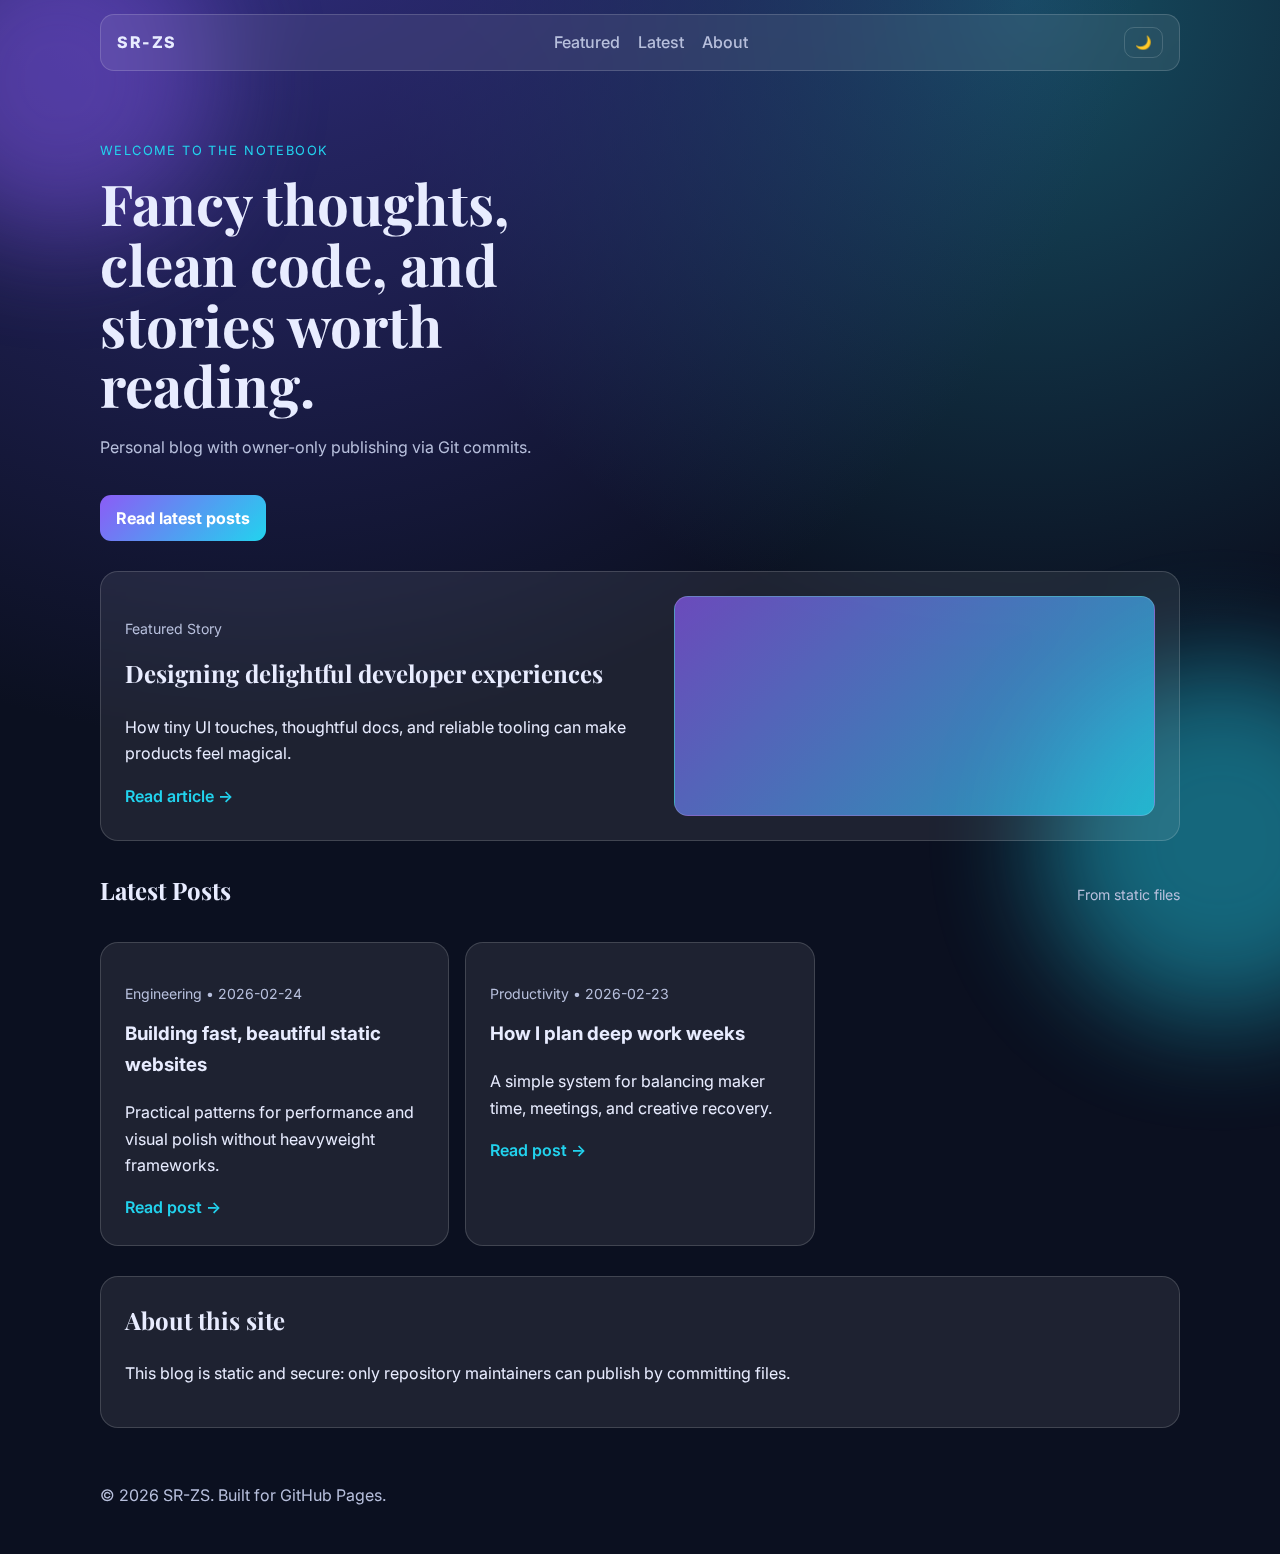
<file: index.html>
<!DOCTYPE html>
<html lang="en">
  <head>
    <meta charset="UTF-8" />
    <meta name="viewport" content="width=device-width, initial-scale=1.0" />
    <title>Portfolio Blog • SR-ZS</title>
    <meta
      name="description"
      content="A fancy personal blog homepage with featured stories and latest posts."
    />
    <link rel="preconnect" href="https://fonts.googleapis.com" />
    <link rel="preconnect" href="https://fonts.gstatic.com" crossorigin />
    <link
      href="https://fonts.googleapis.com/css2?family=Inter:wght@400;500;700;800&family=Playfair+Display:wght@700;800&display=swap"
      rel="stylesheet"
    />
    <link rel="stylesheet" href="styles.css" />
  </head>
  <body>
    <div class="bg-blur blur-a"></div>
    <div class="bg-blur blur-b"></div>

    <header class="site-header">
      <div class="brand">SR-ZS</div>
      <nav>
        <a href="#featured">Featured</a>
        <a href="#latest">Latest</a>
        <a href="#about">About</a>
      </nav>
      <button id="themeToggle" aria-label="Toggle theme">🌙</button>
    </header>

    <main>
      <section class="hero">
        <p class="eyebrow">WELCOME TO THE NOTEBOOK</p>
        <h1>Fancy thoughts, clean code, and stories worth reading.</h1>
        <p class="subtitle">
          Personal blog with owner-only publishing via Git commits.
        </p>
        <div class="hero-actions">
          <a href="#latest" class="cta">Read latest posts</a>
        </div>
      </section>

      <section id="featured" class="featured card">
        <div>
          <p class="tag">Featured Story</p>
          <h2>Designing delightful developer experiences</h2>
          <p>
            How tiny UI touches, thoughtful docs, and reliable tooling can make products feel magical.
          </p>
          <a href="post.html?slug=building-fast-beautiful-static-websites" class="link-arrow">Read article →</a>
        </div>
        <div class="feature-visual" aria-hidden="true"></div>
      </section>

      <section id="latest">
        <div class="section-head">
          <h2>Latest Posts</h2>
          <span>From static files</span>
        </div>

        <div id="postGrid" class="post-grid"></div>
      </section>

      <section id="about" class="about card">
        <h2>About this site</h2>
        <p>
          This blog is static and secure: only repository maintainers can publish by committing files.
        </p>
      </section>
    </main>

    <footer>
      <p>© <span id="year"></span> SR-ZS. Built for GitHub Pages.</p>
    </footer>

    <script src="script.js"></script>
  </body>
</html>
</file>
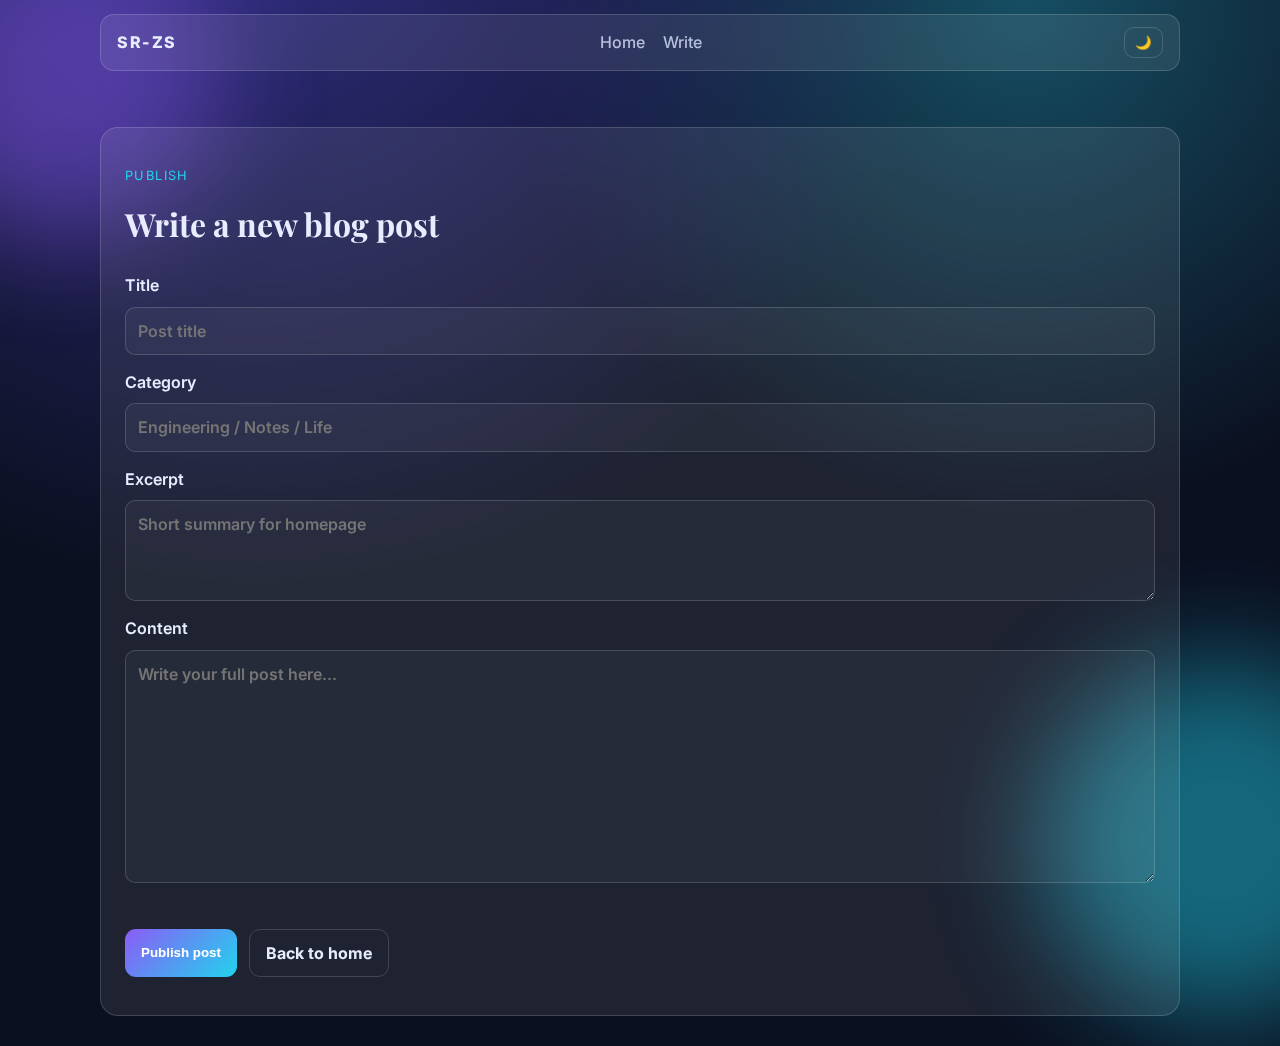
<file: admin.html>
<!DOCTYPE html>
<html lang="en">
  <head>
    <meta charset="UTF-8" />
    <meta name="viewport" content="width=device-width, initial-scale=1.0" />
    <title>Write Post • SR-ZS Blog</title>
    <link rel="preconnect" href="https://fonts.googleapis.com" />
    <link rel="preconnect" href="https://fonts.gstatic.com" crossorigin />
    <link
      href="https://fonts.googleapis.com/css2?family=Inter:wght@400;500;700;800&family=Playfair+Display:wght@700;800&display=swap"
      rel="stylesheet"
    />
    <link rel="stylesheet" href="styles.css" />
  </head>
  <body>
    <div class="bg-blur blur-a"></div>
    <div class="bg-blur blur-b"></div>

    <header class="site-header">
      <div class="brand">SR-ZS</div>
      <nav>
        <a href="index.html">Home</a>
        <a href="admin.html">Write</a>
      </nav>
      <button id="themeToggle" aria-label="Toggle theme">🌙</button>
    </header>

    <main>
      <section class="card form-card">
        <p class="eyebrow">PUBLISH</p>
        <h1>Write a new blog post</h1>
        <form id="postForm" class="post-form">
          <label>
            Title
            <input required name="title" placeholder="Post title" />
          </label>
          <label>
            Category
            <input name="category" placeholder="Engineering / Notes / Life" />
          </label>
          <label>
            Excerpt
            <textarea required name="excerpt" rows="3" placeholder="Short summary for homepage"></textarea>
          </label>
          <label>
            Content
            <textarea required name="content" rows="8" placeholder="Write your full post here..."></textarea>
          </label>
          <div class="hero-actions">
            <button type="submit" class="cta">Publish post</button>
            <a href="index.html" class="cta cta-outline">Back to home</a>
          </div>
        </form>
        <p id="saveMsg" class="tag"></p>
      </section>
    </main>

    <script src="admin.js"></script>
  </body>
</html>
</file>
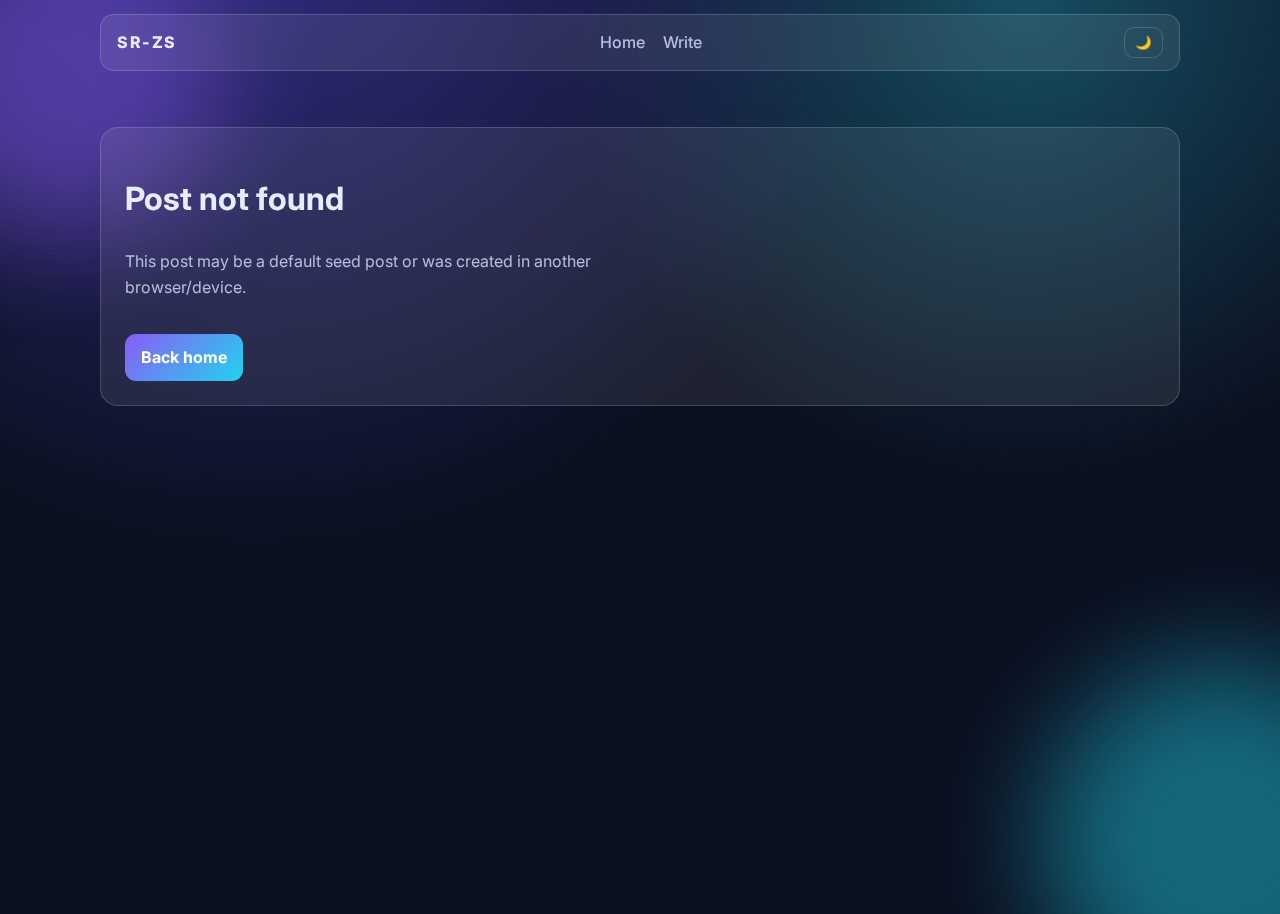
<file: post.html>
<!DOCTYPE html>
<html lang="en">
  <head>
    <meta charset="UTF-8" />
    <meta name="viewport" content="width=device-width, initial-scale=1.0" />
    <title>Post • SR-ZS Blog</title>
    <link rel="preconnect" href="https://fonts.googleapis.com" />
    <link rel="preconnect" href="https://fonts.gstatic.com" crossorigin />
    <link
      href="https://fonts.googleapis.com/css2?family=Inter:wght@400;500;700;800&family=Playfair+Display:wght@700;800&display=swap"
      rel="stylesheet"
    />
    <link rel="stylesheet" href="styles.css" />
  </head>
  <body>
    <div class="bg-blur blur-a"></div>
    <div class="bg-blur blur-b"></div>

    <header class="site-header">
      <div class="brand">SR-ZS</div>
      <nav>
        <a href="index.html">Home</a>
        <a href="admin.html">Write</a>
      </nav>
      <button id="themeToggle" aria-label="Toggle theme">🌙</button>
    </header>

    <main>
      <article id="postContainer" class="card"></article>
    </main>

    <script src="post.js"></script>
  </body>
</html>
</file>
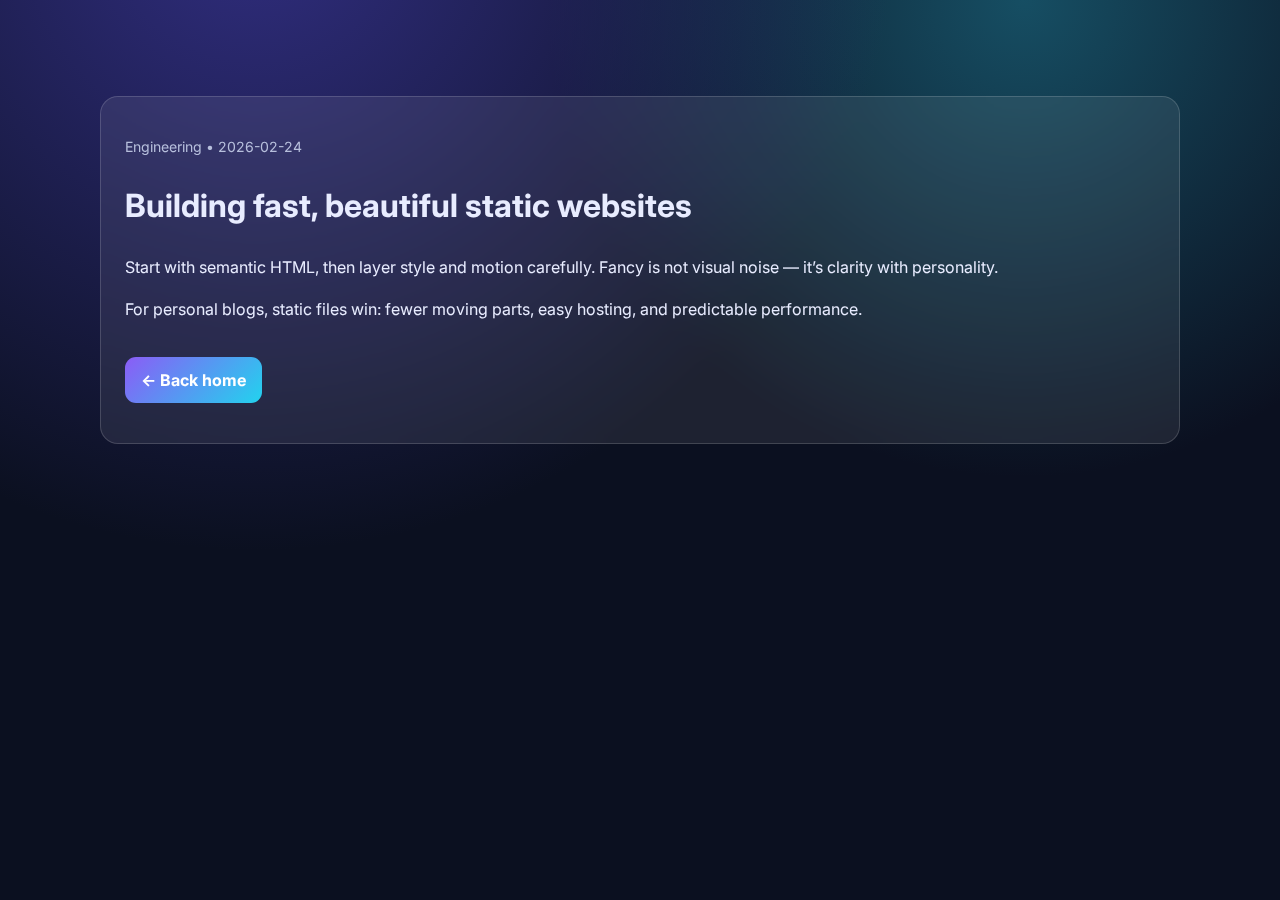
<file: posts/building-fast-beautiful-static-websites.html>
<!DOCTYPE html>
<html lang="en">
  <head>
    <meta charset="UTF-8" />
    <meta name="viewport" content="width=device-width, initial-scale=1.0" />
    <title>Building fast, beautiful static websites • SR-ZS Blog</title>
    <link rel="preconnect" href="https://fonts.googleapis.com" />
    <link rel="preconnect" href="https://fonts.gstatic.com" crossorigin />
    <link
      href="https://fonts.googleapis.com/css2?family=Inter:wght@400;500;700;800&family=Playfair+Display:wght@700;800&display=swap"
      rel="stylesheet"
    />
    <link rel="stylesheet" href="../styles.css" />
  </head>
  <body>
    <main>
      <article class="card" style="margin-top: 40px">
        <p class="tag">Engineering • 2026-02-24</p>
        <h1>Building fast, beautiful static websites</h1>
        <p>Start with semantic HTML, then layer style and motion carefully. Fancy is not visual noise — it’s clarity with personality.</p>
        <p>For personal blogs, static files win: fewer moving parts, easy hosting, and predictable performance.</p>
        <p><a class="cta" href="../index.html">← Back home</a></p>
      </article>
    </main>
  </body>
</html>
</file>
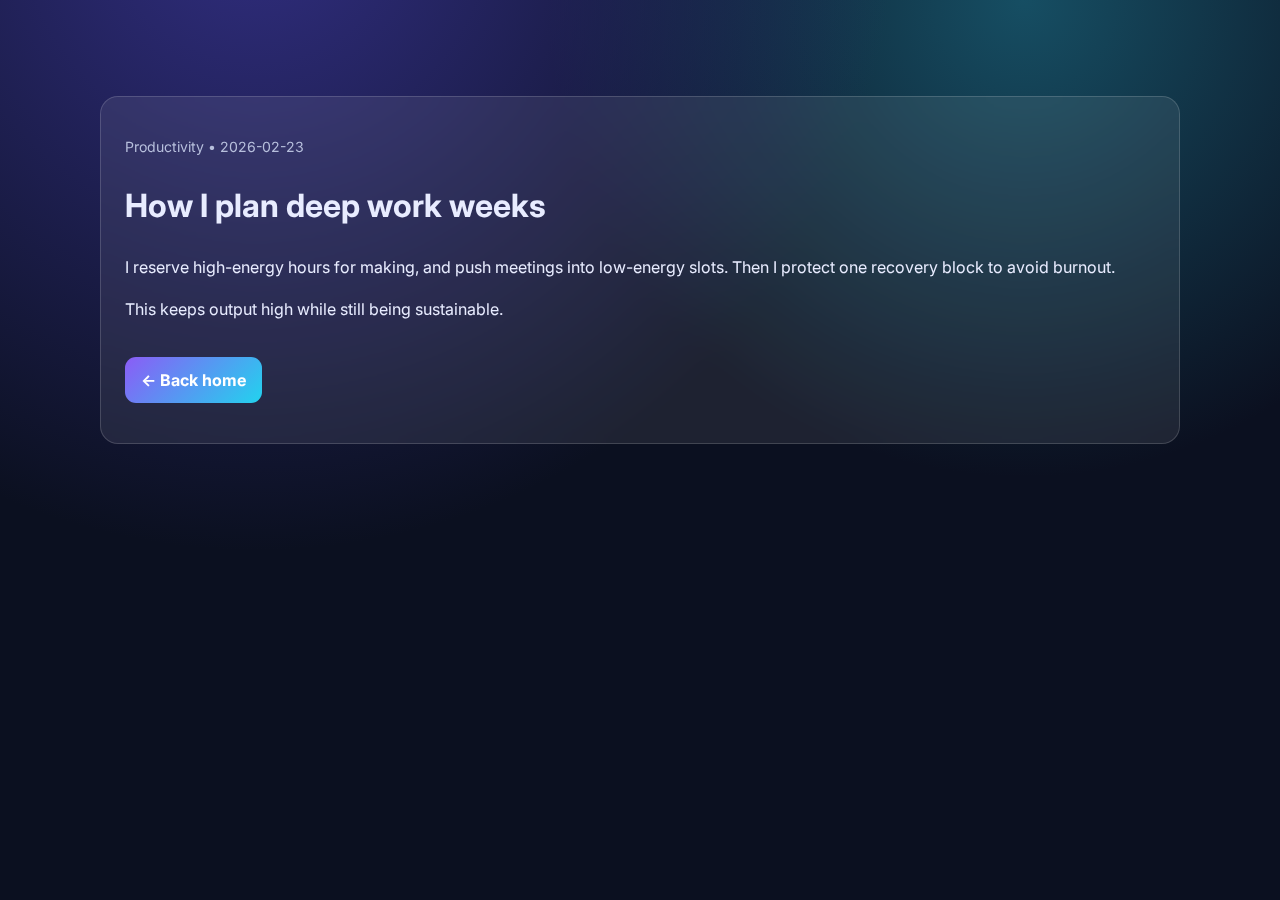
<file: posts/how-i-plan-deep-work-weeks.html>
<!DOCTYPE html>
<html lang="en">
  <head>
    <meta charset="UTF-8" />
    <meta name="viewport" content="width=device-width, initial-scale=1.0" />
    <title>How I plan deep work weeks • SR-ZS Blog</title>
    <link rel="preconnect" href="https://fonts.googleapis.com" />
    <link rel="preconnect" href="https://fonts.gstatic.com" crossorigin />
    <link
      href="https://fonts.googleapis.com/css2?family=Inter:wght@400;500;700;800&family=Playfair+Display:wght@700;800&display=swap"
      rel="stylesheet"
    />
    <link rel="stylesheet" href="../styles.css" />
  </head>
  <body>
    <main>
      <article class="card" style="margin-top: 40px">
        <p class="tag">Productivity • 2026-02-23</p>
        <h1>How I plan deep work weeks</h1>
        <p>I reserve high-energy hours for making, and push meetings into low-energy slots. Then I protect one recovery block to avoid burnout.</p>
        <p>This keeps output high while still being sustainable.</p>
        <p><a class="cta" href="../index.html">← Back home</a></p>
      </article>
    </main>
  </body>
</html>
</file>
<file: styles.css>
:root {
  --bg: #0b1020;
  --bg-soft: #121a33;
  --text: #e8ecff;
  --muted: #b7bfdc;
  --card: rgba(255, 255, 255, 0.08);
  --stroke: rgba(255, 255, 255, 0.16);
  --accent: #8b5cf6;
  --accent-2: #22d3ee;
}

:root.light {
  --bg: #f8f9ff;
  --bg-soft: #ffffff;
  --text: #10162f;
  --muted: #505d7a;
  --card: rgba(255, 255, 255, 0.75);
  --stroke: rgba(16, 22, 47, 0.1);
  --accent: #7c3aed;
  --accent-2: #0891b2;
}

* {
  box-sizing: border-box;
}

body {
  margin: 0;
  font-family: Inter, system-ui, -apple-system, Segoe UI, Roboto, sans-serif;
  color: var(--text);
  background: radial-gradient(circle at 20% -10%, #312e81 0%, transparent 45%),
    radial-gradient(circle at 80% 0%, #164e63 0%, transparent 35%), var(--bg);
  min-height: 100vh;
  line-height: 1.65;
  position: relative;
  overflow-x: hidden;
}

.bg-blur {
  position: fixed;
  filter: blur(56px);
  border-radius: 50%;
  z-index: -1;
  opacity: 0.45;
}

.blur-a {
  width: 320px;
  height: 320px;
  background: #8b5cf6;
  top: -80px;
  left: -100px;
}

.blur-b {
  width: 360px;
  height: 360px;
  background: #22d3ee;
  bottom: -120px;
  right: -120px;
}

.site-header,
main,
footer {
  width: min(1080px, 92vw);
  margin: 0 auto;
}

.site-header {
  position: sticky;
  top: 14px;
  margin-top: 14px;
  z-index: 10;
  display: flex;
  align-items: center;
  justify-content: space-between;
  padding: 12px 16px;
  background: var(--card);
  border: 1px solid var(--stroke);
  backdrop-filter: blur(12px);
  border-radius: 14px;
}

.brand {
  font-weight: 800;
  letter-spacing: 0.1em;
}

nav {
  display: flex;
  gap: 18px;
}

nav a {
  color: var(--muted);
  text-decoration: none;
  font-weight: 500;
}

nav a:hover {
  color: var(--text);
}

#themeToggle {
  border: 1px solid var(--stroke);
  background: transparent;
  color: var(--text);
  border-radius: 10px;
  padding: 7px 10px;
  cursor: pointer;
}

main {
  padding: 56px 0 30px;
  display: grid;
  gap: 30px;
}

.hero h1 {
  font-family: "Playfair Display", serif;
  font-size: clamp(2rem, 4.4vw, 4rem);
  line-height: 1.08;
  margin: 0;
  max-width: 14ch;
}

.eyebrow {
  color: var(--accent-2);
  letter-spacing: 0.11em;
  font-size: 0.8rem;
  margin-bottom: 12px;
}

.subtitle {
  color: var(--muted);
  max-width: 56ch;
  margin-top: 18px;
}

.cta {
  display: inline-block;
  margin-top: 18px;
  padding: 10px 16px;
  border-radius: 11px;
  background: linear-gradient(135deg, var(--accent), var(--accent-2));
  color: white;
  text-decoration: none;
  font-weight: 700;
}

.card {
  background: var(--card);
  border: 1px solid var(--stroke);
  border-radius: 18px;
  padding: 24px;
  backdrop-filter: blur(10px);
}

.featured {
  display: grid;
  grid-template-columns: 1.1fr 1fr;
  gap: 20px;
  align-items: center;
}

.featured h2,
.section-head h2,
.about h2 {
  margin-top: 0;
  font-family: "Playfair Display", serif;
}

.feature-visual {
  border-radius: 14px;
  min-height: 220px;
  background: linear-gradient(135deg, rgba(139, 92, 246, 0.7), rgba(34, 211, 238, 0.7));
  border: 1px solid var(--stroke);
}

.section-head {
  display: flex;
  justify-content: space-between;
  align-items: baseline;
  margin-bottom: 12px;
}

.section-head span,
.tag {
  color: var(--muted);
  font-size: 0.88rem;
}

.post-grid {
  display: grid;
  grid-template-columns: repeat(3, 1fr);
  gap: 16px;
}

.post h3 {
  margin-top: 8px;
}

.link-arrow {
  color: var(--accent-2);
  text-decoration: none;
  font-weight: 600;
}

footer {
  padding: 8px 0 30px;
  color: var(--muted);
}

@media (max-width: 860px) {
  nav {
    display: none;
  }

  .featured,
  .post-grid {
    grid-template-columns: 1fr;
  }
}

.hero-actions {
  display: flex;
  gap: 12px;
  flex-wrap: wrap;
  margin-top: 14px;
}

.cta-outline {
  background: transparent;
  border: 1px solid var(--stroke);
  color: var(--text);
}

.form-card h1 {
  margin-top: 0;
  font-family: "Playfair Display", serif;
}

.post-form {
  display: grid;
  gap: 14px;
}

.post-form label {
  display: grid;
  gap: 8px;
  font-weight: 600;
}

.post-form input,
.post-form textarea {
  border-radius: 10px;
  border: 1px solid var(--stroke);
  background: rgba(255, 255, 255, 0.04);
  color: var(--text);
  font: inherit;
  padding: 10px 12px;
}

.post-form textarea {
  resize: vertical;
}

button.cta {
  border: none;
  cursor: pointer;
}
</file>
